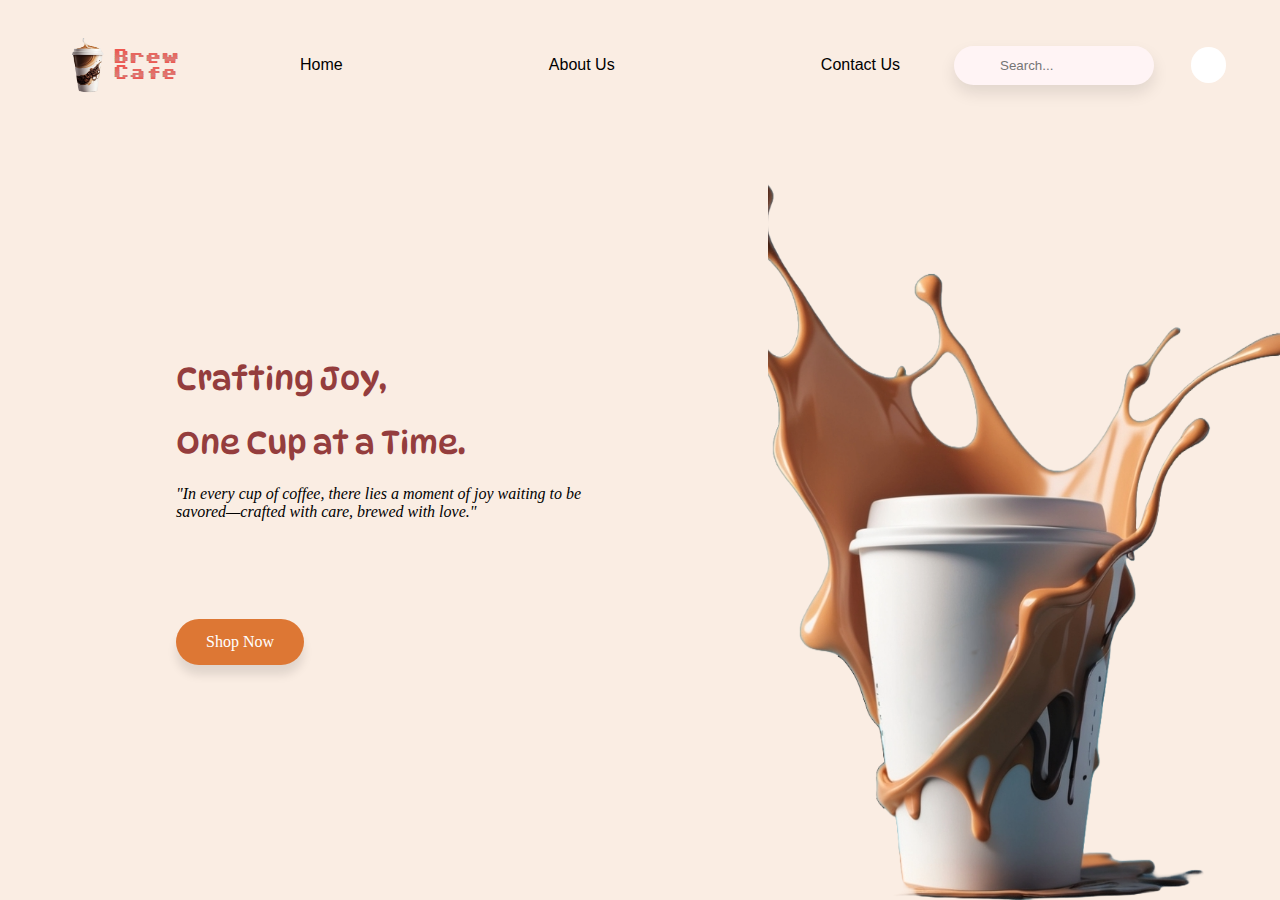
<file: index.html>
<!DOCTYPE html>
<html lang="en">
<head>
    <meta charset="UTF-8">
    <meta name="viewport" content="width=device-width, initial-scale=1.0">
    <title>Brew Cafe</title>
    <link rel="icon" href="./assets/logo.png" type="image/x-icon">

    <link rel="stylesheet" href="common.css">
    <link rel="stylesheet" href="index.css">
    <link rel="stylesheet" href="https://cdnjs.cloudflare.com/ajax/libs/font-awesome/6.6.0/css/all.min.css" integrity="sha512-Kc323vGBEqzTmouAECnVceyQqyqdsSiqLQISBL29aUW4U/M7pSPA/gEUZQqv1cwx4OnYxTxve5UMg5GT6L4JJg==" crossorigin="anonymous" referrerpolicy="no-referrer" />
</head>
<body>
    <div class="container">
        <nav>
            <a href="index.html" style="text-decoration: none;">
                <div class="logo-box">
                    <img src="./assets/logo.png" alt="">
                    <h4>Brew Cafe</h4>
                </div>
            </a>
            <div class="navigation-part">
                <a href="index.html">
                    <p>Home</p>
                </a>
                <a href="#" id="about-us">
                    <p>About Us</p>
                </a>
                <a href="#" id="contact-us">
                    <p>Contact Us</p>
                </a>

            </div>
            <div class="right-box">
                <div class="search-box">
                    <input type="text" class="search-input" placeholder="Search...">
                    <i class="fa-solid fa-magnifying-glass search-icon"></i>
                </div>
                <a href="cart.html" style="color: black;">
                <div class="icons-section">
                    <i class="fa-solid fa-bag-shopping shopping-bag"></i>
                </div>
                </a>
            </div>
        </nav>
        <div class="content">
            <div class="text-content">
                <div class="text-part">
                    <h2>Crafting Joy,<br> One Cup at a Time.</h2>
                    <p>"In every cup of coffee, there lies a moment of joy waiting to be <br>savored—crafted with care, brewed with love."</p>
                </div>
                <div class="button-box">
                    <a href="shopy.html">
                        <div class="shop-now-btn">
                            <p>Shop Now</p>
                        </div>
                    </a>
                </div>
            </div>
            <div class="image-content">
                <img src="./assets/cofeesplash.png" alt="">
            </div>
        </div>
    </div>

    <!-- Modal -->
    <div id="about-us-popup" class="modal">
        <div class="popup-content">
            <h1>About Us</h1>
            <p>
                Welcome to Brew Cafe, your cozy neighborhood spot where every sip is a step closer to comfort. We believe that a great cup of coffee is more than just a drink – it’s a moment of joy, a pause in your day, and a place where good company meets incredible flavor.
            </p>
            <p>
                Our journey began with a simple mission: to bring people together over exceptional coffee crafted with love. From ethically-sourced beans roasted to perfection, to handcrafted brews made with care, we aim to create a unique experience that feels like home.
            </p>
            <p>
                Whether you’re here for a quick pick-me-up, a cozy afternoon, or a place to gather with friends, we’re here to make each visit special. <br> Let’s make memories, one cup at a time. <br> Welcome to Brew Cafe – where every sip feels like home.
            </p>
            <button id="close-popup">Close</button>
        </div>
    </div>

    <!-- Contact Us Modal -->
<div id="contact-us-popup" class="modal">
    <div class="popup-content">
        <h1>Contact Us</h1>
        
        <!-- Contact Form -->
        <form id="contact-form">
            <label for="name">Name:</label>
            <input type="text" id="name" name="name" required>

            <label for="email">Email:</label>
            <input type="email" id="email" name="email" required>

            <label for="message">Message:</label>
            <textarea id="message" name="message" rows="4" required></textarea>

            <button type="submit">Submit</button>
        </form>
        
        <!-- Social Media Links -->
        <div class="social-links">
            <a href="https://www.facebook.com/gurutej.pratap.7?rdid=fvUnAWMJNPgPY0x6&share_url=https%3A%2F%2Fwww.facebook.com%2Fshare%2F4EYKGX42114srnFX%2F" target="_blank">Facebook</a>
            <a href="https://www.linkedin.com/in/gurutej-pratap-1b888731b/" target="_blank">LinkedIn</a>
            <a href="https://www.instagram.com/i_m_gurutej?utm_source=ig_web_button_share_sheet&igsh=ZDNlZDc0MzIxNw==" target="_blank">Instagram</a>
        </div>
        
        <button id="close-contact-popup">Close</button>
    </div>
</div>


    <script src="search.js"></script>
    <script src="common.js"></script>
</body>
</html>
</file>
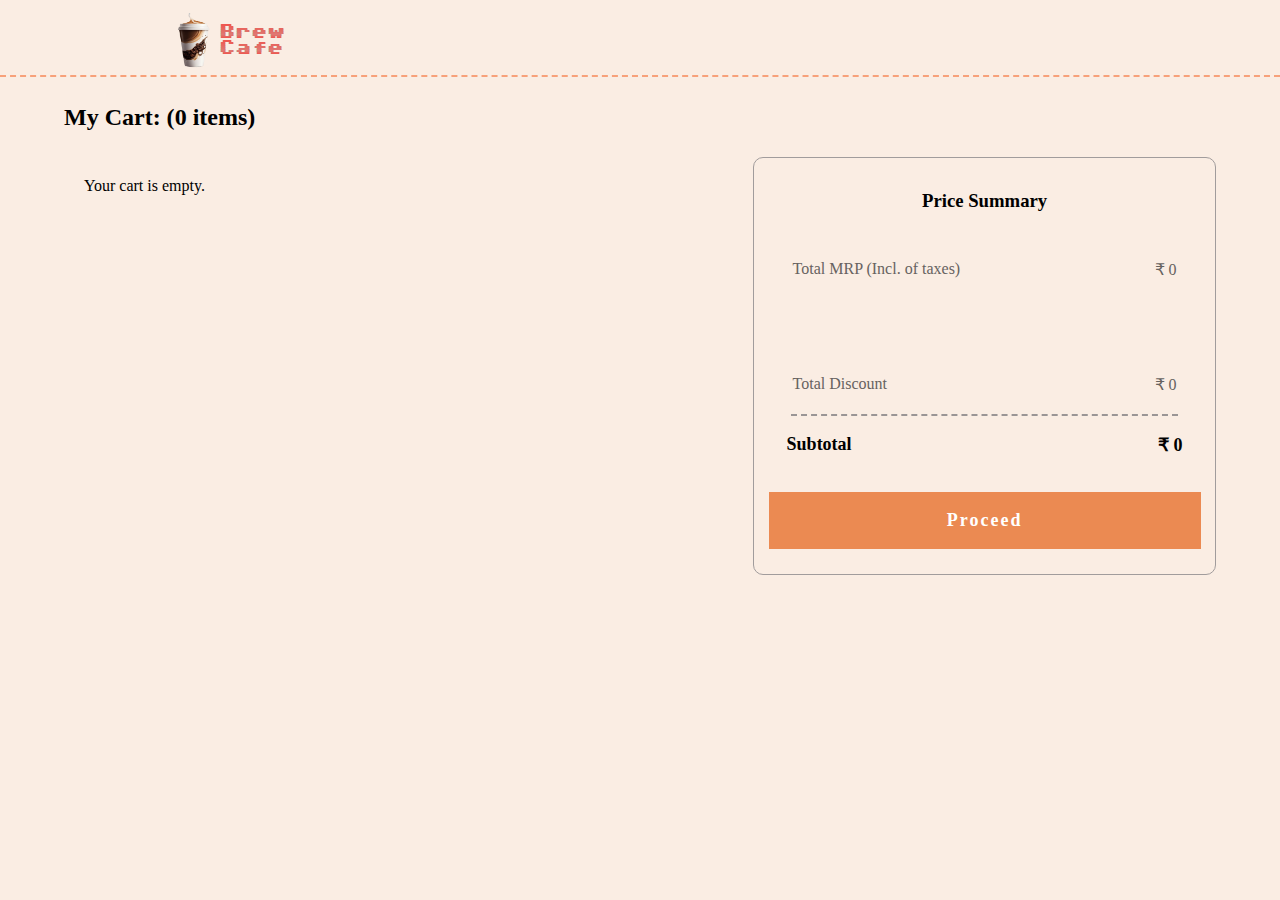
<file: cart.html>
<!DOCTYPE html>
<html lang="en">
<head>
    <meta charset="UTF-8">
    <meta name="viewport" content="width=device-width, initial-scale=1.0">
    <title>Brew Cafe</title>
    <link rel="icon" href="./assets/logo.png" type="image/x-icon">
    <link rel="stylesheet" href="cart.css">
</head>
<body>
    <div class="container">
        <nav>
            <a href="index.html" style="text-decoration: none;">
            <div class="logo-box">
                <img src="./assets/logo.png" alt="">
                <h4>Brew Cafe</h4>
            </div>
        </a>
        </nav>

        <div class="content">
            <div class="content-box">
            <div class="text-part">
                <h2>My Cart: (<span id="item-number">0</span> items)</h2>
            </div>
            <div class="material-part">
                <div class="data-list">
                    <!-- javascript part will go here -->
                </div>
                <div class="price-summary">
                    <div class="price-numbers">
                        <h3>Price Summary</h3>
                        <div class="total-mrp" id="mrp">
                            <p>Total MRP (Incl. of taxes)</p>
                            <p>₹ <span id="price-amount">0</span></p>
                        </div>
                        <div class="total-discount" id="mrp">
                            <p>Total Discount</p>
                            <p>₹ <span id="price-discount">0</span></p>
                        </div>
                    </div>
                    <div class="subtotal">
                        <p>Subtotal</p>
                        <p>₹ <span id="price-subtotal">0</span></p>
                    </div>
                    <div class="proceed">
                        <p id="proceed-btn">Proceed</p>
                    </div>
                </div>
            </div>
        </div>
        </div>
    </div>
    <script src="cart.js"></script>
</body>
</html>
</file>
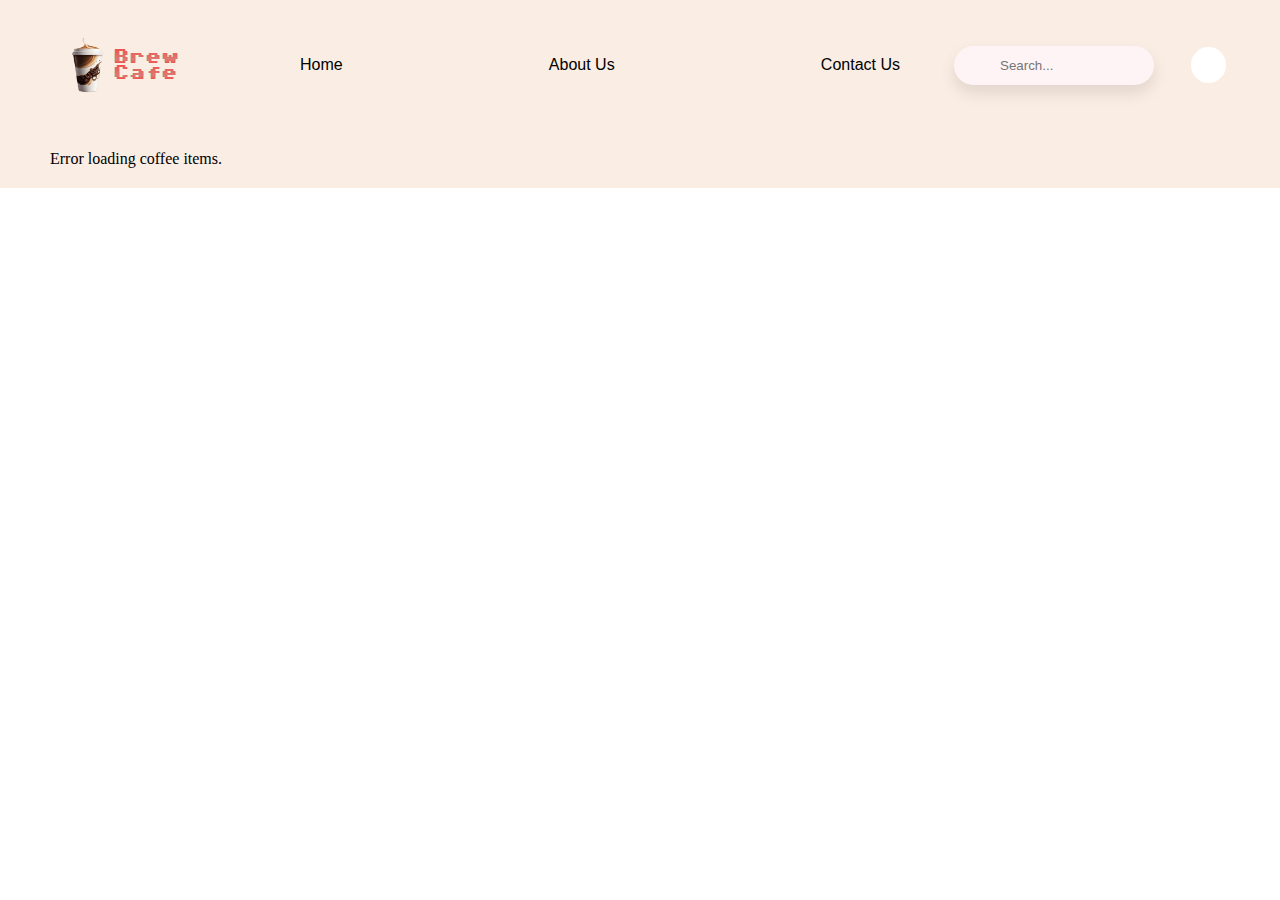
<file: shopy.html>
<!DOCTYPE html>
<html lang="en">
<head>
    <meta charset="UTF-8">
    <meta name="viewport" content="width=device-width, initial-scale=1.0">
    <title>Brew Cafe</title>
    <link rel="icon" href="./assets/logo.png" type="image/x-icon">
    <link rel="stylesheet" href="common.css">
    <link rel="stylesheet" href="shopy.css">
    <link rel="stylesheet" href="https://cdnjs.cloudflare.com/ajax/libs/font-awesome/6.6.0/css/all.min.css" integrity="sha512-Kc323vGBEqzTmouAECnVceyQqyqdsSiqLQISBL29aUW4U/M7pSPA/gEUZQqv1cwx4OnYxTxve5UMg5GT6L4JJg==" crossorigin="anonymous" referrerpolicy="no-referrer" />
</head>
<body>
    <div class="container">
        <nav>
            <a href="index.html" style="text-decoration: none;">
                <div class="logo-box">
                    <img src="./assets/logo.png" alt="">
                    <h4>Brew Cafe</h4>
                </div>
            </a>
            <div class="navigation-part">
                <a href="index.html">
                    <p>Home</p>
                </a>
                <a href="#" id="about-us">
                    <p>About Us</p>
                </a>
                <a href="#" id="contact-us">
                    <p>Contact Us</p>
                </a>

            </div>
            <div class="right-box">
                <div class="search-box">
                    <input type="text" class="search-input" placeholder="Search...">
                    <i class="fa-solid fa-magnifying-glass search-icon"></i>
                </div>
                <a href="cart.html" style="color: black;">
                    <div class="icons-section">
                        <i class="fa-solid fa-bag-shopping shopping-bag"></i>
                    </div>
                    </a>
            </div>
        </nav>



        <div class="content" >
            <!-- javascript for shopy-content will go here -->
    </div>

    <!-- Modal -->
    <div id="about-us-popup" class="modal">
        <div class="popup-content">
            <h1>About Us</h1>
            <p>
                Welcome to Brew Cafe, your cozy neighborhood spot where every sip is a step closer to comfort. We believe that a great cup of coffee is more than just a drink – it’s a moment of joy, a pause in your day, and a place where good company meets incredible flavor.
            </p>
            <p>
                Our journey began with a simple mission: to bring people together over exceptional coffee crafted with love. From ethically-sourced beans roasted to perfection, to handcrafted brews made with care, we aim to create a unique experience that feels like home.
            </p>
            <p>
                Whether you’re here for a quick pick-me-up, a cozy afternoon, or a place to gather with friends, we’re here to make each visit special. <br> Let’s make memories, one cup at a time. <br> Welcome to Brew Cafe – where every sip feels like home.
            </p>
            <button id="close-popup">Close</button>
        </div>
    </div>

    <!-- Contact Us Modal -->
<div id="contact-us-popup" class="modal">
    <div class="popup-content">
        <h1>Contact Us</h1>
        
        <!-- Contact Form -->
        <form id="contact-form">
            <label for="name">Name:</label>
            <input type="text" id="name" name="name" required>

            <label for="email">Email:</label>
            <input type="email" id="email" name="email" required>

            <label for="message">Message:</label>
            <textarea id="message" name="message" rows="4" required></textarea>

            <button type="submit">Submit</button>
        </form>
        
        <!-- Social Media Links -->
        <div class="social-links">
            <a href="https://www.facebook.com/gurutej.pratap.7?rdid=fvUnAWMJNPgPY0x6&share_url=https%3A%2F%2Fwww.facebook.com%2Fshare%2F4EYKGX42114srnFX%2F" target="_blank">Facebook</a>
            <a href="https://www.linkedin.com/in/gurutej-pratap-1b888731b/" target="_blank">LinkedIn</a>
            <a href="https://www.instagram.com/i_m_gurutej?utm_source=ig_web_button_share_sheet&igsh=ZDNlZDc0MzIxNw==" target="_blank">Instagram</a>
        </div>
        
        <button id="close-contact-popup">Close</button>
    </div>
</div>
    <script src="searchshopy.js"></script>
    <script src="common.js"></script>
    <script src="shopy.js"></script>
</body>
</html>
</file>
<file: common.css>
@import url('https://fonts.googleapis.com/css2?family=Pacifico&family=Poppins:ital,wght@0,100;0,200;0,300;0,400;0,500;0,600;0,700;0,800;0,900;1,100;1,200;1,300;1,400;1,500;1,600;1,700;1,800;1,900&family=Sixtyfour+Convergence&display=swap');
@import url('https://fonts.googleapis.com/css2?family=DynaPuff:wght@400..700&family=Pacifico&family=Poppins:ital,wght@0,100;0,200;0,300;0,400;0,500;0,600;0,700;0,800;0,900;1,100;1,200;1,300;1,400;1,500;1,600;1,700;1,800;1,900&family=Sixtyfour+Convergence&display=swap');


*{
    margin: 0;
    padding: 0;
    box-sizing: border-box;
}
html, body{
    height: 100vh;
}
a{
    cursor: pointer;
    text-decoration: none;
}
.container{
    /* height: 100%; */
    background-color: #faede3;
}
nav{
    display: flex;
    align-items: center;
    justify-content: space-evenly;
    /* border: 2px solid red; */
    height: 130px;
    width: 100%;
    
}
.logo-box {
    /* border: 2px solid blue; */
    display: flex;
    align-items: center;
    height: 5em;
    width: 12em;
    font-family: "Sixtyfour Convergence", sans-serif;
    font-optical-sizing: auto;
    font-weight: 400;
    font-style: normal;
    font-variation-settings: 
        "BLED" 0,
        "SCAN" 0,
        "XELA" 0,
        "YELA" 0;
}

.logo-box img {
    height: 5em;
    width: 4em;
}
.navigation-part{
    display: flex;
    /* border: 2px solid green; */
    width: 600px;
    justify-content: space-between;
}
@media (max-width: 768px) {
}
@media (max-width: 480px) {
}
.navigation-part a {
    text-decoration: none;
    font-family: 'Lucida Sans', 'Lucida Sans Regular', 'Lucida Grande', 'Lucida Sans Unicode', Geneva, Verdana, sans-serif;
    color: black;  
}
.navigation-part a:hover {
    color: #fc476c;
}
.right-box{
    /* border: 2px solid blue; */
    display: flex;
    justify-content: space-between;
    align-items: center;
    width: 17em;
}
.search-box{
    position: relative;
    width: 200px;
}
.search-input {
    width: 100%;
    padding: 12px 40px 12px 46px; 
    border: none;
    background-color: #FFF4F5;
    border-radius: 30px;
    box-shadow: 0 8px 16px rgba(0, 0, 0, 0.1)
}
.search-icon {
    position: absolute;
    left: 20px; 
    top: 50%;
    font-size: 18px;
    transform: translateY(-50%);
    width: 20px; 
    height: 20px;
    cursor: pointer;
}
.icons-section{
    display: flex;
    align-items: center;
    justify-content: center;
    background-color: white;
    border-radius: 50%;
    width: 2.2em;
    height: 2.2em;
    cursor: pointer;
}

.shopping-bag {
    cursor: pointer;
    font-size: 20px;
}

.modal {
    display: none; 
    position: fixed; 
    top: 0; 
    left: 0; 
    width: 100%;
    height: 100%; 
    background-color: rgba(0, 0, 0, 0.8); 
    align-items: center; 
    justify-content: center; 
}

.popup-content {
    background-color: #fff; 
    padding: 20px; 
    max-width: 500px; 
    width: 90%; 
    border-radius: 8px; 
    box-shadow: 0 4px 20px rgba(0, 0, 0, 0.3); 
    text-align: left;
}


.popup-content h1 {
    font-size: 24px; 
    margin-bottom: 10px; 
}


.popup-content p {
    margin-bottom: 15px; 
    line-height: 1.6; 
}


button {
    background-color: #4b3b2b; 
    color: #fff; 
    border: none; 
    padding: 10px 20px; 
    border-radius: 5px; 
    cursor: pointer;
    transition: background-color 0.3s; 
}

button:hover {
    background-color: #6b4c3a; 
}


form {
    display: flex; 
    flex-direction: column; 
    gap: 10px;
    margin: 20px 0; 
}

form input,
form textarea {
    padding: 10px; 
    border: 1px solid #ccc; 
    border-radius: 5px; 
    font-size: 16px;
}


.social-links {
    margin: 20px 0; 
}

.social-links a {
    color: #4b3b2b; 
    margin: 0 10px; 
    text-decoration: none;
    transition: color 0.3s; 
}

.social-links a:hover {
    color: #6b4c3a; 
}
</file>
<file: index.css>
.container {
    height: 100%;
}
.content {
    display: flex;
    height: calc(100% - 130px);
    /* border: 2px solid green; */
    overflow: hidden; 
}

.text-content {
    height: 100%;
    width: 60%;
    /* border: 2px solid red; */
    overflow: auto; 
}

.image-content {
    position: relative;
    height: 100%;

    width: 40%;
    /* border: 2px solid red; */
    overflow: hidden;
}

.image-content img {
    height: 120%;
    width: auto;
    position: absolute;
    right: 0;
    top: 0; 
}
.text-content{
    display: flex;
    justify-content: center;
    align-items: center;
    flex-direction: column;
}
.text-part{
    /* border: 2px solid blue; */
    height: 15em;
    width: 26em;
}

.text-part h2 {
    /* border: 2px solid green; */
    color: rgb(148, 61, 61);
    line-height: 2em;
    font-family: "DynaPuff", system-ui;
    font-optical-sizing: auto;
    font-weight: 400; 
    font-size: 2em;
    font-style: normal;
    font-variation-settings: "wdth" 100;
}
.text-part p{
    font-style: italic;
    padding-top: 10px;
}
.button-box{
    /* border: 2px solid green; */
    width: 26em;
    height: 6em;
    padding: 2em 0 0 0;
}
.shop-now-btn{
    /* border: 2px solid #fc476c; */
    width: 8em;
    border-radius: 30px;
    text-align: center;
    padding: 14px;
    background-color: #dd7734;
    color: white;
    box-shadow: 0 10px 10px rgba(0, 0, 0, 0.1)
}




/* Styles for search results */
.cart-item {
    width: 70%;
    background-color: #fff;
    border: 1px solid #ccc;
    border-radius: 8px;
    padding: 20px;
    text-align: left;
    box-shadow: 0 4px 8px rgba(0, 0, 0, 0.1);
    transition: transform 0.3s, box-shadow 0.3s;
    display: flex;
    align-items: center;
    margin: 0 auto; /* Center horizontally */
}

.cart-item img {
    width: 300px;
    height: auto;
    object-fit: cover;
    border-radius: 8px;
    margin-right: 20px;
}

.cart-item h3 {
    margin: 10px 0;
    font-size: 1.2em;
    color: #333;
}

.cart-item p {
    margin: 5px 0;
    font-size: 1em;
    color: #666;
}

.cart-item button {
    padding: 10px 20px;
    background-color: #28a745;
    color: #fff;
    border: none;
    border-radius: 5px;
    cursor: pointer;
}
</file>
<file: cart.css>
@import url('https://fonts.googleapis.com/css2?family=Pacifico&family=Poppins:ital,wght@0,100;0,200;0,300;0,400;0,500;0,600;0,700;0,800;0,900;1,100;1,200;1,300;1,400;1,500;1,600;1,700;1,800;1,900&family=Sixtyfour+Convergence&display=swap');
@import url('https://fonts.googleapis.com/css2?family=DynaPuff:wght@400..700&family=Pacifico&family=Poppins:ital,wght@0,100;0,200;0,300;0,400;0,500;0,600;0,700;0,800;0,900;1,100;1,200;1,300;1,400;1,500;1,600;1,700;1,800;1,900&family=Sixtyfour+Convergence&display=swap');

*{
    margin: 0;
    padding: 0;
}
html, body{
    height: 100vh;
    /* overflow-y: hidden; */
}
.container{
    height: 100%;
    background-color: #faede3;
}
nav{
    border-bottom: 2px dashed #f7a17a;
    /* border: 2px solid red; */
    height: 75px;
    width: 100%;
    
}
.logo-box {
    /* border: 2px solid blue; */
    display: flex;
    align-items: center;
    height: 5em;
    width: 12em;
    font-family: "Sixtyfour Convergence", sans-serif;
    font-optical-sizing: auto;
    padding-left: 10em;
    font-weight: 400;
    font-style: normal;
    font-variation-settings: 
        "BLED" 0,
        "SCAN" 0,
        "XELA" 0,
        "YELA" 0;
}

.logo-box img {
    height: 5em;
    width: 4em;
}
.content{
    display: flex;
    justify-content: center;
    /* border: 2px solid navy; */
    height: calc(100% - 80px);
}
.content-box{
    width: 90%;
    height: 100%;
}
.text-part{
    display: flex;
    align-items: center;
    /* border: 2px solid green; */
    height: 80px;
    font-family: 'Times New Roman', Times, serif;
}
.material-part{
    display: flex;
    /* border: 2px solid red; */
    height: calc(100% - 80px);
}

.price-summary{
    border: 1.5px solid rgb(161, 156, 156);
    border-radius: 10px;
    display: flex;
    align-items: center;
    flex-direction: column;
    height: 26em;
    width: 40%;
}
.price-numbers{
    border-bottom: 2px dashed rgb(154, 149, 149);
    height: 12em;
    width: 70%;
    display: flex;
    align-items: center;
    padding: 2em;
    /* justify-content: center; */

    flex-direction: column;
}
#mrp{
    padding: 3em;
    font-weight: 510;
    color: #666260;
}
.total-mrp, .total-discount, .subtotal{
    display: flex;
    /* border: 2px solid green; */
    width: 24em;
    justify-content: space-between;
}
.subtotal{
    /* border: 2px solid rgb(154, 149, 149); */
    padding-top: 1em;
    font-weight: 600;
    color: black;
    font-size: large;
    width: 22em;
}
.proceed{
    background-color: #eb8a52;
    color: white;
    font-size: large;
    font-weight: 600;
    padding: 1em;
    width: 22em;
    text-align: center;
    margin-top: 2em;
    cursor: pointer;
    letter-spacing: 2px;
}


.data-list {
    display: flex;
    flex-direction: column;
    gap: 20px;
    padding: 20px;
    max-height: 70vh;
    width: 60%;
    overflow-y: auto;
    /* border: 2px solid #f7a17a; */
}


.data-list::-webkit-scrollbar {
    width: 12px; 
}

.data-list::-webkit-scrollbar-track {
    background: #f1f1f1; 
    border-radius: 10px; 
}

.data-list::-webkit-scrollbar-thumb {
    background: #888; 
    border-radius: 10px; 
    border: 3px solid #f1f1f1;
}

.data-list::-webkit-scrollbar-thumb:hover {
    background: #555; 
}

.cart-item {
    background-color: #fff;
    border: 1px solid #ccc;
    border-radius: 8px;
    padding: 20px;
    text-align: center;
    box-shadow: 0 4px 8px rgba(0, 0, 0, 0.1);
    display: flex;
    align-items: center;
    gap: 20px;
}

.cart-item img {
    width: 100px;
    height: 100px;
    object-fit: cover;
    border-radius: 8px;
}

.cart-item h3 {
    margin: 0;
    font-size: 1.2em;
    color: #333;
}

.cart-item p {
    margin: 0;
    font-size: 1em;
    color: #666;
}

.cart-item .quantity {
    margin: 0 10px;
}

.cart-item button {
    padding: 5px 10px;
    border: none;
    border-radius: 5px;
    cursor: pointer;
    transition: background-color 0.3s, color 0.3s;
}

.cart-item .plus-button {
    background-color: #28a745;
    color: #fff;
}

.cart-item .minus-button {
    background-color: #ffc107;
    color: #fff;
}

.cart-item .delete-button {
    background-color: #dc3545;
    color: #fff;
}

.cart-item button:hover {
    opacity: 0.8;
}
</file>
<file: shopy.css>
.container {
    display: flex;
    flex-direction: column;
    /* min-height: 100vh; */
    background-color: #faede3;
    /* border: 2px solid red; */
    flex-grow: 1;
}

nav {
    display: flex;
    align-items: center;
    justify-content: space-evenly;
    height: 130px;
    width: 100%;
    flex-shrink: 0;
}

.content {
    flex-grow: 1;
    /* border: 2px solid green; */
    display: grid;
    grid-template-columns: repeat(auto-fill, minmax(200px, 1fr));
    gap: 20px;
    padding: 20px;
    justify-items: center;
}

.coffee-item {
    background-color: #ffffff;
    border-radius: 8px;
    padding: 20px;
    text-align: center;
    box-shadow: 0 4px 8px rgba(0, 0, 0, 0.1);
    display: inline-block;
    transition: transform 0.3s, box-shadow 0.3s;
}

.coffee-item:hover {
    transform: translateY(-5px);
    box-shadow: 0 8px 16px rgba(0, 0, 0, 0.2);
}

.coffee-item img {
    width: 100%;
    height: 200px;
    object-fit: cover;
    border-radius: 8px;
    transition: transform 0.3s;
}

.coffee-item:hover img {
    transform: scale(1.05);
}

.coffee-item h3 {
    margin: 10px 0;
    font-size: 1.2em;
    color: #333;
}

.coffee-item p {
    margin: 5px 0;
    font-size: 1em;
    color: #666;
}
</file>
